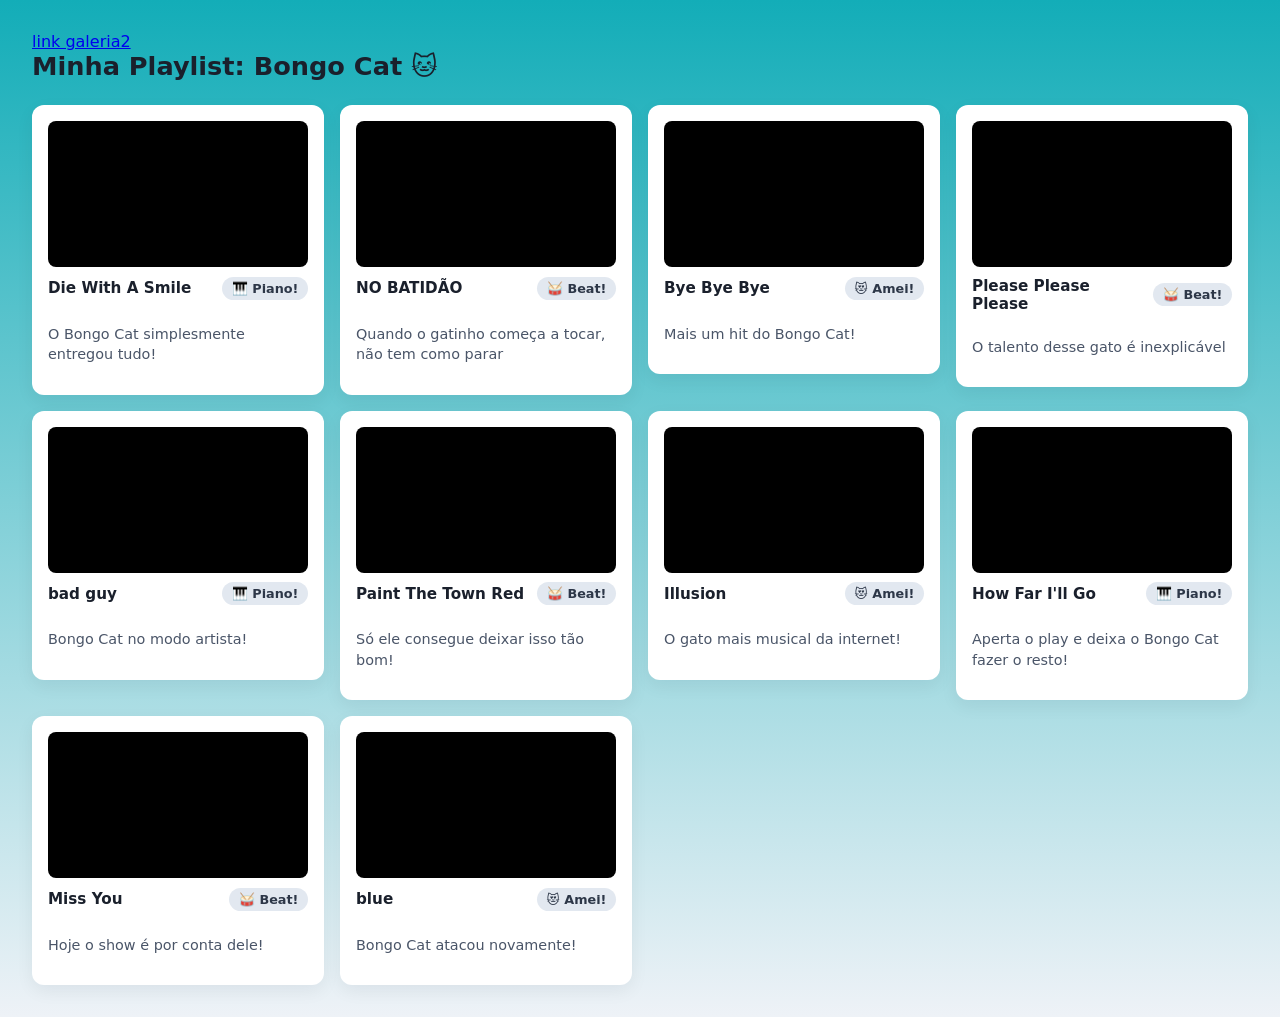
<file: index.html>
<!doctype html>
<html lang="pt-BR">
<head>
  <meta charset="utf-8" />
  <meta name="viewport" content="width=device-width,initial-scale=1" />
  <title>Galeria Bongo Cat</title>
  <link rel="stylesheet" href="style.css">
</head>
<body>
  <a href="./galeria2.html">link galeria2</a>
  <h1>Minha Playlist: Bongo Cat 🐱</h1>
  
  <section class="grid">
    
    <!-- EXEMPLO 1 -->
    <article class="card">
      <div class="video-wrap">
        <iframe width="560" height="315" src="https://www.youtube.com/embed/pKxqABRzym4?si=NzIZzPeZM7R5MyRG" title="YouTube video player" frameborder="0" allow="accelerometer; autoplay; clipboard-write; encrypted-media; gyroscope; picture-in-picture; web-share" referrerpolicy="strict-origin-when-cross-origin" allowfullscreen></iframe>
      </div>
      <div class="meta">
        <div class="title">Die With A Smile</div>
        <div class="badge">🎹 Piano!</div>
      </div>
      <p class="desc">O Bongo Cat simplesmente entregou tudo!</p>
    </article>

    <!-- EXEMPLO 2 -->
    <article class="card">
      <div class="video-wrap">
        <iframe width="560" height="315" src="https://www.youtube.com/embed/c64RlVAdaos?si=20t088Ripr-Itgpb" title="YouTube video player" frameborder="0" allow="accelerometer; autoplay; clipboard-write; encrypted-media; gyroscope; picture-in-picture; web-share" referrerpolicy="strict-origin-when-cross-origin" allowfullscreen></iframe>
      </div>
      <div class="meta">
        <div class="title">NO BATIDÃO</div>
        <div class="badge">🥁 Beat!</div>
      </div>
      <p class="desc">Quando o gatinho começa a tocar, não tem como parar</p>
    </article>

    <!-- EXEMPLO 3 -->
    <article class="card">
      <div class="video-wrap">
        <iframe width="560" height="315" src="https://www.youtube.com/embed/Iik0py8C40A?si=x6an_ihWbesuo0u0" title="YouTube video player" frameborder="0" allow="accelerometer; autoplay; clipboard-write; encrypted-media; gyroscope; picture-in-picture; web-share" referrerpolicy="strict-origin-when-cross-origin" allowfullscreen></iframe>
      </div>
      <div class="meta">
        <div class="title">Bye Bye Bye</div>
        <div class="badge">😻 Amei!</div>
      </div>
      <p class="desc">Mais um hit do Bongo Cat!</p>
    </article>

    <!-- EXEMPLO 4 -->
    <article class="card">
      <div class="video-wrap">
        <iframe width="560" height="315" src="https://www.youtube.com/embed/lBTLR3Au6b4?si=NZtGCwhAQjKXo6-E" title="YouTube video player" frameborder="0" allow="accelerometer; autoplay; clipboard-write; encrypted-media; gyroscope; picture-in-picture; web-share" referrerpolicy="strict-origin-when-cross-origin" allowfullscreen></iframe>
      </div>
      <div class="meta">
        <div class="title">Please Please Please</div>
        <div class="badge">🥁 Beat!</div>
      </div>
      <p class="desc">O talento desse gato é inexplicável</p>
    </article>

    <!-- EXEMPLO 5 -->
    <article class="card">
      <div class="video-wrap">
        <iframe width="560" height="315" src="https://www.youtube.com/embed/r8ks_BQx1ck?si=t8Uqq-wdBzhfWSGL" title="YouTube video player" frameborder="0" allow="accelerometer; autoplay; clipboard-write; encrypted-media; gyroscope; picture-in-picture; web-share" referrerpolicy="strict-origin-when-cross-origin" allowfullscreen></iframe>
      </div>
      <div class="meta">
        <div class="title">bad guy</div>
        <div class="badge">🎹 Piano!</div>
      </div>
      <p class="desc">Bongo Cat no modo artista!</p>
    </article>

    <!-- EXEMPLO 6 -->
    <article class="card">
      <div class="video-wrap">
        <iframe width="560" height="315" src="https://www.youtube.com/embed/IX3du8a48h4?si=UzGgWO6A0Kh9wzYN" title="YouTube video player" frameborder="0" allow="accelerometer; autoplay; clipboard-write; encrypted-media; gyroscope; picture-in-picture; web-share" referrerpolicy="strict-origin-when-cross-origin" allowfullscreen></iframe>
      </div>
      <div class="meta">
        <div class="title">Paint The Town Red</div>
        <div class="badge">🥁 Beat!</div>
      </div>
      <p class="desc">Só ele consegue deixar isso tão bom!</p>
    </article>

    <!-- EXEMPLO 7 -->
    <article class="card">
      <div class="video-wrap">
        <iframe width="560" height="315" src="https://www.youtube.com/embed/XHdUSmB9QS4?si=-20BV9atoI-QWUyj" title="YouTube video player" frameborder="0" allow="accelerometer; autoplay; clipboard-write; encrypted-media; gyroscope; picture-in-picture; web-share" referrerpolicy="strict-origin-when-cross-origin" allowfullscreen></iframe>
      </div>
      <div class="meta">
        <div class="title">Illusion</div>
        <div class="badge">😻 Amei!</div>
      </div>
      <p class="desc">O gato mais musical da internet!</p>
    </article>

    <!-- EXEMPLO 8 -->
    <article class="card">
      <div class="video-wrap">
        <iframe width="560" height="315" src="https://www.youtube.com/embed/GdLwJTHYTJk?si=cngQqXzCUKgvVnh-" title="YouTube video player" frameborder="0" allow="accelerometer; autoplay; clipboard-write; encrypted-media; gyroscope; picture-in-picture; web-share" referrerpolicy="strict-origin-when-cross-origin" allowfullscreen></iframe>
      </div>
      <div class="meta">
        <div class="title">How Far I'll Go</div>
        <div class="badge">🎹 Piano!</div>
      </div>
      <p class="desc">Aperta o play e deixa o Bongo Cat fazer o resto!</p>
    </article>

    <!-- EXEMPLO 9 -->
    <article class="card">
      <div class="video-wrap">
        <iframe width="560" height="315" src="https://www.youtube.com/embed/MoWDhKUkMa0?si=Vah8dQHOtRI60tLI" title="YouTube video player" frameborder="0" allow="accelerometer; autoplay; clipboard-write; encrypted-media; gyroscope; picture-in-picture; web-share" referrerpolicy="strict-origin-when-cross-origin" allowfullscreen></iframe>
      </div>
      <div class="meta">
        <div class="title">Miss You</div>
        <div class="badge">🥁 Beat!</div>
      </div>
      <p class="desc">Hoje o show é por conta dele!</p>
    </article>

    <!-- EXEMPLO 10 -->
    <article class="card">
      <div class="video-wrap">
        <iframe width="560" height="315" src="https://www.youtube.com/embed/CkeXm7tC7_I?si=cVtco4eCCF-FlaIv" title="YouTube video player" frameborder="0" allow="accelerometer; autoplay; clipboard-write; encrypted-media; gyroscope; picture-in-picture; web-share" referrerpolicy="strict-origin-when-cross-origin" allowfullscreen></iframe>
      </div>
      <div class="meta">
        <div class="title">blue</div>
        <div class="badge">😻 Amei!</div>
      </div>
      <p class="desc">Bongo Cat atacou novamente!</p>
    </article>

  </section>
</body>
</html>
</file>
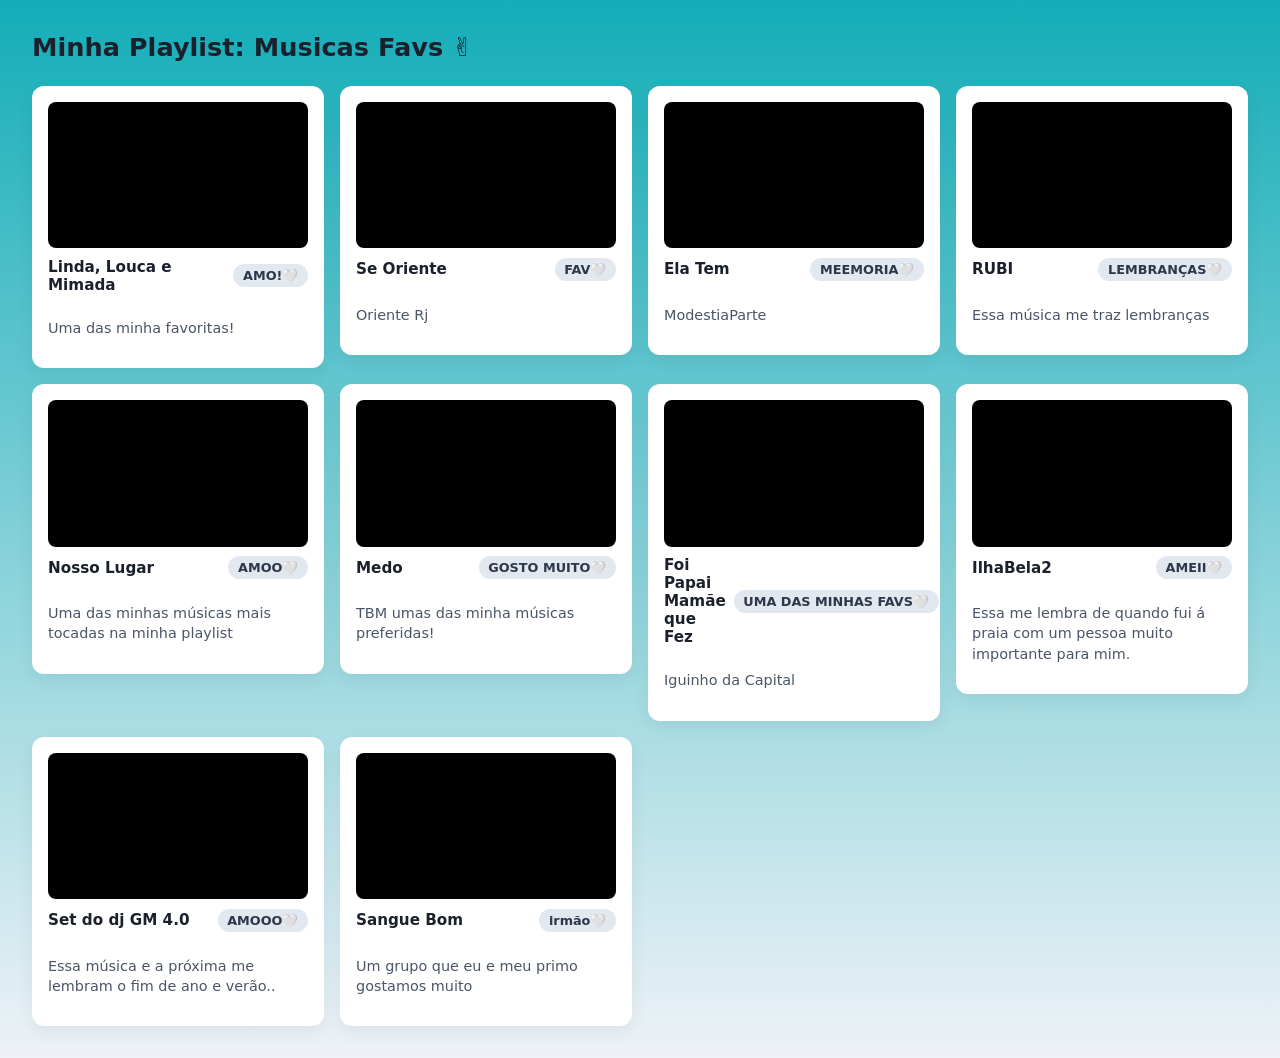
<file: galeria2.html>
<!doctype html>
<html lang="pt-BR">
<head>
  <meta charset="utf-8" />
  <meta name="viewport" content="width=device-width,initial-scale=1" />
  <title>Galeria Bongo Cat</title>
  <link rel="stylesheet" href="style.css">
</head>
<body>
  <h1>Minha Playlist: Musicas Favs ✌️</h1>
  
  <section class="grid">
    
    <!-- EXEMPLO 1 -->
    <article class="card">
      <div class="video-wrap">
        <iframe width="560" height="315" src="https://www.youtube.com/embed/7OTSQ7plENk?si=UP-i5khD_MxfduPL" title="YouTube video player" frameborder="0" allow="accelerometer; autoplay; clipboard-write; encrypted-media; gyroscope; picture-in-picture; web-share" referrerpolicy="strict-origin-when-cross-origin" allowfullscreen></iframe>
      </div>
      <div class="meta">
        <div class="title">Linda, Louca e Mimada</div>
        <div class="badge">AMO!🤍 </div>
      </div>
      <p class="desc">Uma das minha favoritas!</p>
    </article>

    <!-- EXEMPLO 2 -->
    <article class="card">
      <div class="video-wrap">
        <iframe width="560" height="315" src="https://www.youtube.com/embed/Y5x5wfXizOo?si=S4tLOJOD6ysDaeel" title="YouTube video player" frameborder="0" allow="accelerometer; autoplay; clipboard-write; encrypted-media; gyroscope; picture-in-picture; web-share" referrerpolicy="strict-origin-when-cross-origin" allowfullscreen></iframe>
      </div>
      <div class="meta">
        <div class="title"> Se Oriente</div>
        <div class="badge">FAV🤍</div>
      </div>
      <p class="desc">Oriente Rj </p>
    </article>

    <!-- EXEMPLO 3 -->
    <article class="card">
      <div class="video-wrap">
        <iframe width="560" height="315" src="https://www.youtube.com/embed/PSVMNkyUxVc?si=7dgziFn685W6kiOo" title="YouTube video player" frameborder="0" allow="accelerometer; autoplay; clipboard-write; encrypted-media; gyroscope; picture-in-picture; web-share" referrerpolicy="strict-origin-when-cross-origin" allowfullscreen></iframe>
      </div>
      <div class="meta">
        <div class="title">Ela Tem</div>
        <div class="badge"> MEEMORIA🤍</div>
      </div>
      <p class="desc">ModestiaParte</p>
    </article>

    <!-- EXEMPLO 4 -->
    <article class="card">
      <div class="video-wrap">
        <iframe width="560" height="315" src="https://www.youtube.com/embed/CZyCDQ0BMxM?si=WfzdlGiIJJn1F1Vt" title="YouTube video player" frameborder="0" allow="accelerometer; autoplay; clipboard-write; encrypted-media; gyroscope; picture-in-picture; web-share" referrerpolicy="strict-origin-when-cross-origin" allowfullscreen></iframe>
      </div>
      <div class="meta">
        <div class="title">RUBI</div>
        <div class="badge">LEMBRANÇAS🤍</div>
      </div>
      <p class="desc">Essa música me traz lembranças</p>
    </article>

    <!-- EXEMPLO 5 -->
    <article class="card">
      <div class="video-wrap">
        <iframe width="560" height="315" src="https://www.youtube.com/embed/mpp18MorKOA?si=ur56dhoBB-EP8yxN" title="YouTube video player" frameborder="0" allow="accelerometer; autoplay; clipboard-write; encrypted-media; gyroscope; picture-in-picture; web-share" referrerpolicy="strict-origin-when-cross-origin" allowfullscreen></iframe>
      </div>
      <div class="meta">
        <div class="title">Nosso Lugar</div>
        <div class="badge"> AMOO🤍</div>
      </div>
      <p class="desc">Uma das minhas músicas mais tocadas na minha playlist</p>
    </article>

    <!-- EXEMPLO 6 -->
    <article class="card">
      <div class="video-wrap">
        <iframe width="560" height="315" src="https://www.youtube.com/embed/FURXyjNhc9k?si=YADvuGYFE-_81-o-" title="YouTube video player" frameborder="0" allow="accelerometer; autoplay; clipboard-write; encrypted-media; gyroscope; picture-in-picture; web-share" referrerpolicy="strict-origin-when-cross-origin" allowfullscreen></iframe>
      </div>
      <div class="meta">
        <div class="title">Medo</div>
        <div class="badge">GOSTO MUITO🤍 </div>
      </div>
      <p class="desc"> TBM umas das minha músicas preferidas!</p>
    </article>

    <!-- EXEMPLO 7 -->
    <article class="card">
      <div class="video-wrap">
        <iframe width="560" height="315" src="https://www.youtube.com/embed/Ww7sDJbHInk?si=Lo0ADoB-tjfZdNSU" title="YouTube video player" frameborder="0" allow="accelerometer; autoplay; clipboard-write; encrypted-media; gyroscope; picture-in-picture; web-share" referrerpolicy="strict-origin-when-cross-origin" allowfullscreen></iframe>
      </div>
      <div class="meta">
        <div class="title">Foi Papai Mamãe que Fez</div>
        <div class="badge">UMA DAS MINHAS FAVS🤍</div>
      </div>
      <p class="desc">Iguinho da Capital</p>
    </article>

    <!-- EXEMPLO 8 -->
    <article class="card">
      <div class="video-wrap">
        <iframe width="560" height="315" src="https://www.youtube.com/embed/nSVkMe3oJ8o?si=OrK4eeIhw4XxqN6F" title="YouTube video player" frameborder="0" allow="accelerometer; autoplay; clipboard-write; encrypted-media; gyroscope; picture-in-picture; web-share" referrerpolicy="strict-origin-when-cross-origin" allowfullscreen></iframe>
      </div>
      <div class="meta">
        <div class="title"> IlhaBela2</div>
        <div class="badge"> AMEII🤍</div>
      </div>
      <p class="desc">Essa me lembra de quando fui á praia com um pessoa muito importante para mim.</p>
    </article>

    <!-- EXEMPLO 9 -->
    <article class="card">
      <div class="video-wrap">
        <iframe width="560" height="315" src="https://www.youtube.com/embed/Gwtt6yklGac?si=T-0Vvrhm8V8MKUZX" title="YouTube video player" frameborder="0" allow="accelerometer; autoplay; clipboard-write; encrypted-media; gyroscope; picture-in-picture; web-share" referrerpolicy="strict-origin-when-cross-origin" allowfullscreen></iframe>
      </div>
      <div class="meta">
        <div class="title">Set do dj GM 4.0</div>
        <div class="badge">AMOOO🤍</div>
      </div>
      <p class="desc">Essa música e a próxima me lembram o fim de ano e verão..</p>
    </article>

    <!-- EXEMPLO 10 -->
    <article class="card">
      <div class="video-wrap">
        <iframe width="560" height="315" src="https://www.youtube.com/embed/Mi3nEkT8pls?si=uy0Fd8XZcPDvxxqz" title="YouTube video player" frameborder="0" allow="accelerometer; autoplay; clipboard-write; encrypted-media; gyroscope; picture-in-picture; web-share" referrerpolicy="strict-origin-when-cross-origin" allowfullscreen></iframe>
      </div>
      <div class="meta">
        <div class="title"> Sangue Bom </div>
        <div class="badge">irmão🤍</div>
      </div>
      <p class="desc">Um grupo que eu e meu primo gostamos muito</p>
    </article>

  </section>
</body>
</html>
</file>
<file: style.css>
:root {
  --gap: 1rem;
  --card-bg: #ffffff; /* Alterado para branco para dar legibilidade e contraste */
  --radius: 12px;
  --primary-text: #1a202c;
  --secondary-text: #4a5568;
}

body {
  font-family: system-ui, -apple-system, sans-serif;
  background: linear-gradient(180deg, #13adb8, #eef2f7);
  min-height: 100vh;
  margin: 0;
  padding: 2rem;
  color: var(--primary-text);
  box-sizing: border-box;
}

h1 {
  margin: 0 0 1.5rem 0;
  font-size: 1.6rem;
}

.grid {
  display: grid;
  grid-template-columns: repeat(auto-fit, minmax(260px, 1fr));
  gap: var(--gap);
  align-items: start;
}

.card {
  background: var(--card-bg);
  border-radius: var(--radius);
  padding: 1rem;
  box-shadow: 0 6px 18px rgba(15, 20, 30, 0.06);
  transition: transform 0.18s ease, box-shadow 0.18s ease;
  display: flex;
  flex-direction: column;
  gap: 0.6rem;
}

.card:hover {
  transform: translateY(-6px);
  box-shadow: 0 12px 30px rgba(15, 20, 30, 0.12);
}

.video-wrap {
  position: relative;
  width: 100%;
  padding-top: 56.25%; /* Mantém proporção 16:9 */
  border-radius: calc(var(--radius) - 4px);
  overflow: hidden;
  background: #000;
}

.video-wrap iframe {
  position: absolute;
  inset: 0;
  width: 100%;
  height: 100%;
  border: 0;
}

.meta {
  display: flex;
  justify-content: space-between;
  align-items: center;
  gap: 0.5rem;
  font-size: 0.95rem;
}

.title {
  font-weight: 600;
  color: var(--primary-text);
}

.desc {
  font-size: 0.9rem;
  color: var(--secondary-text);
  line-height: 1.4;
}

.badge {
  background: #e2e8f0;
  padding: 0.25rem 0.6rem;
  border-radius: 999px;
  font-size: 0.8rem;
  font-weight: 600;
  color: #2d3748;
  white-space: nowrap;
}
</file>
